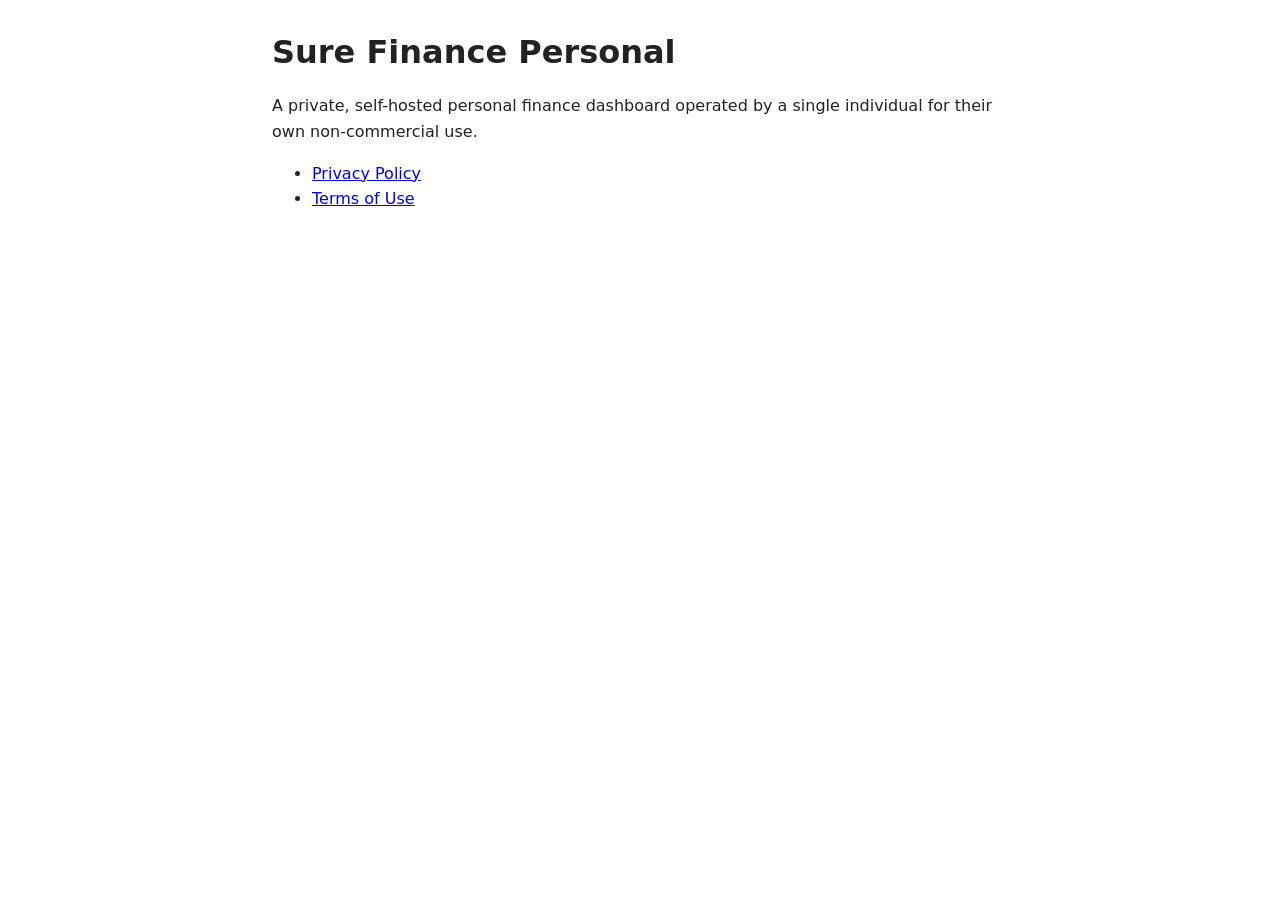
<file: index.html>
<!doctype html><html lang="en"><head><meta charset="utf-8"><meta name="viewport" content="width=device-width,initial-scale=1"><title>Sure Finance Personal</title><link rel="stylesheet" href="style.css"></head><body>
<h1>Sure Finance Personal</h1>
<p>A private, self-hosted personal finance dashboard operated by a single individual for their own non-commercial use.</p>
<ul><li><a href="privacy.html">Privacy Policy</a></li><li><a href="terms.html">Terms of Use</a></li></ul>
</body></html>
</file>
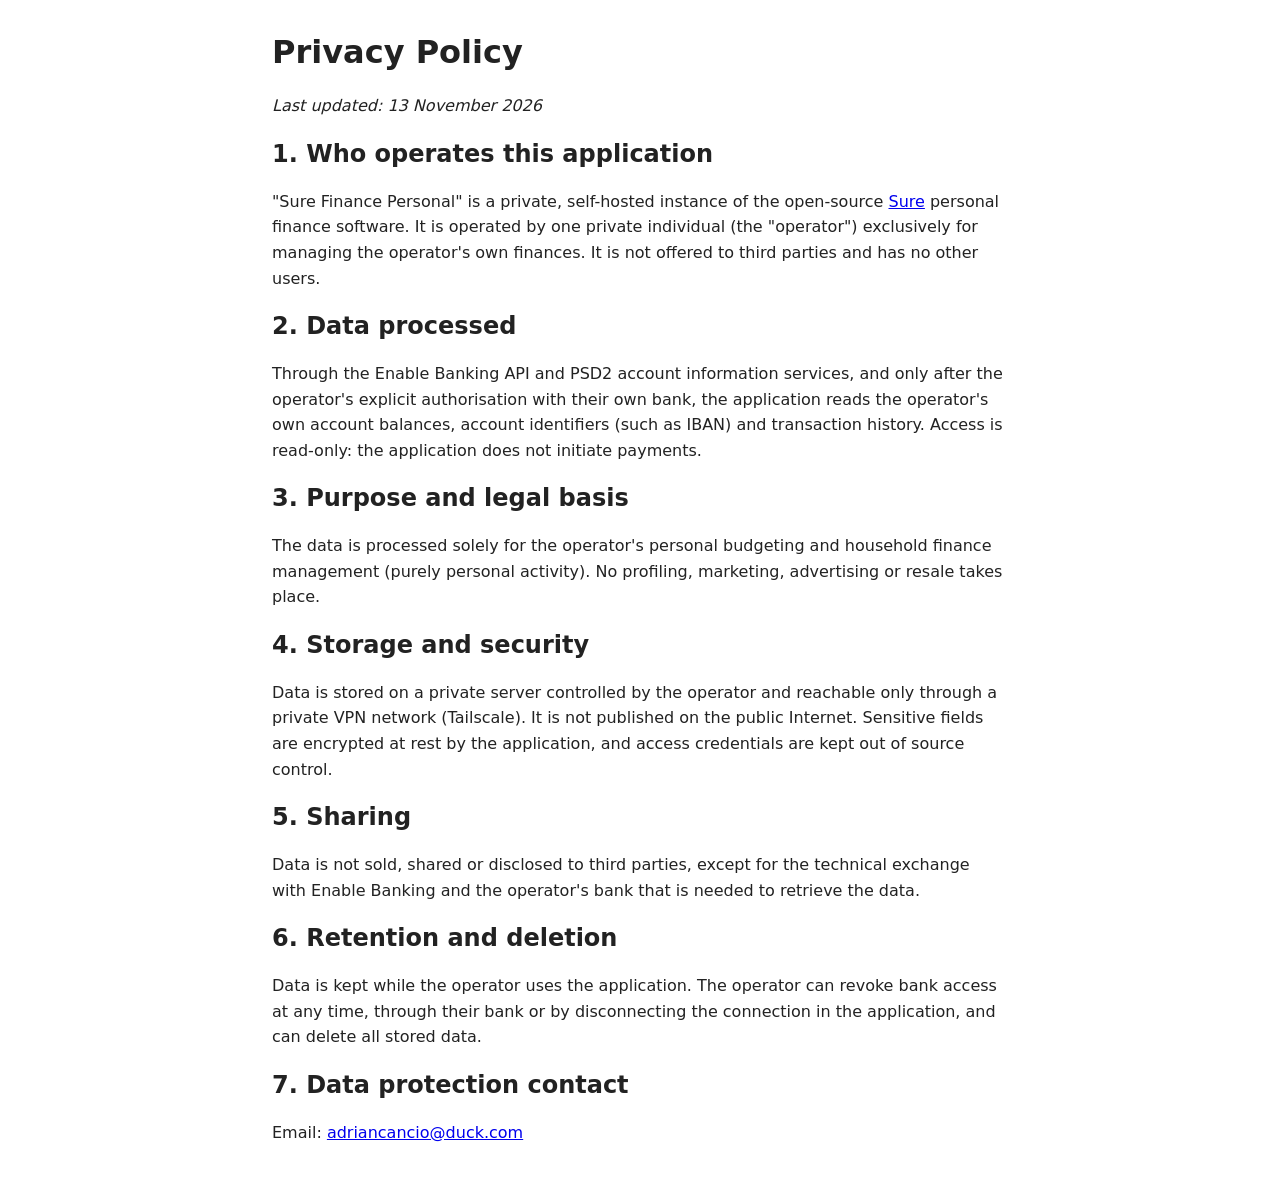
<file: privacy.html>
<!doctype html><html lang="en"><head><meta charset="utf-8"><meta name="viewport" content="width=device-width,initial-scale=1"><title>Privacy Policy - Sure Finance Personal</title><link rel="stylesheet" href="style.css"></head><body>
<h1>Privacy Policy</h1>
<p><em>Last updated: 13 November 2026</em></p>
<h2>1. Who operates this application</h2>
<p>"Sure Finance Personal" is a private, self-hosted instance of the open-source <a href="https://github.com/we-promise/sure">Sure</a> personal finance software. It is operated by one private individual (the "operator") exclusively for managing the operator's own finances. It is not offered to third parties and has no other users.</p>
<h2>2. Data processed</h2>
<p>Through the Enable Banking API and PSD2 account information services, and only after the operator's explicit authorisation with their own bank, the application reads the operator's own account balances, account identifiers (such as IBAN) and transaction history. Access is read-only: the application does not initiate payments.</p>
<h2>3. Purpose and legal basis</h2>
<p>The data is processed solely for the operator's personal budgeting and household finance management (purely personal activity). No profiling, marketing, advertising or resale takes place.</p>
<h2>4. Storage and security</h2>
<p>Data is stored on a private server controlled by the operator and reachable only through a private VPN network (Tailscale). It is not published on the public Internet. Sensitive fields are encrypted at rest by the application, and access credentials are kept out of source control.</p>
<h2>5. Sharing</h2>
<p>Data is not sold, shared or disclosed to third parties, except for the technical exchange with Enable Banking and the operator's bank that is needed to retrieve the data.</p>
<h2>6. Retention and deletion</h2>
<p>Data is kept while the operator uses the application. The operator can revoke bank access at any time, through their bank or by disconnecting the connection in the application, and can delete all stored data.</p>
<h2>7. Data protection contact</h2>
<p>Email: <a href="mailto:adriancancio@duck.com">adriancancio@duck.com</a></p>
</body></html>
</file>
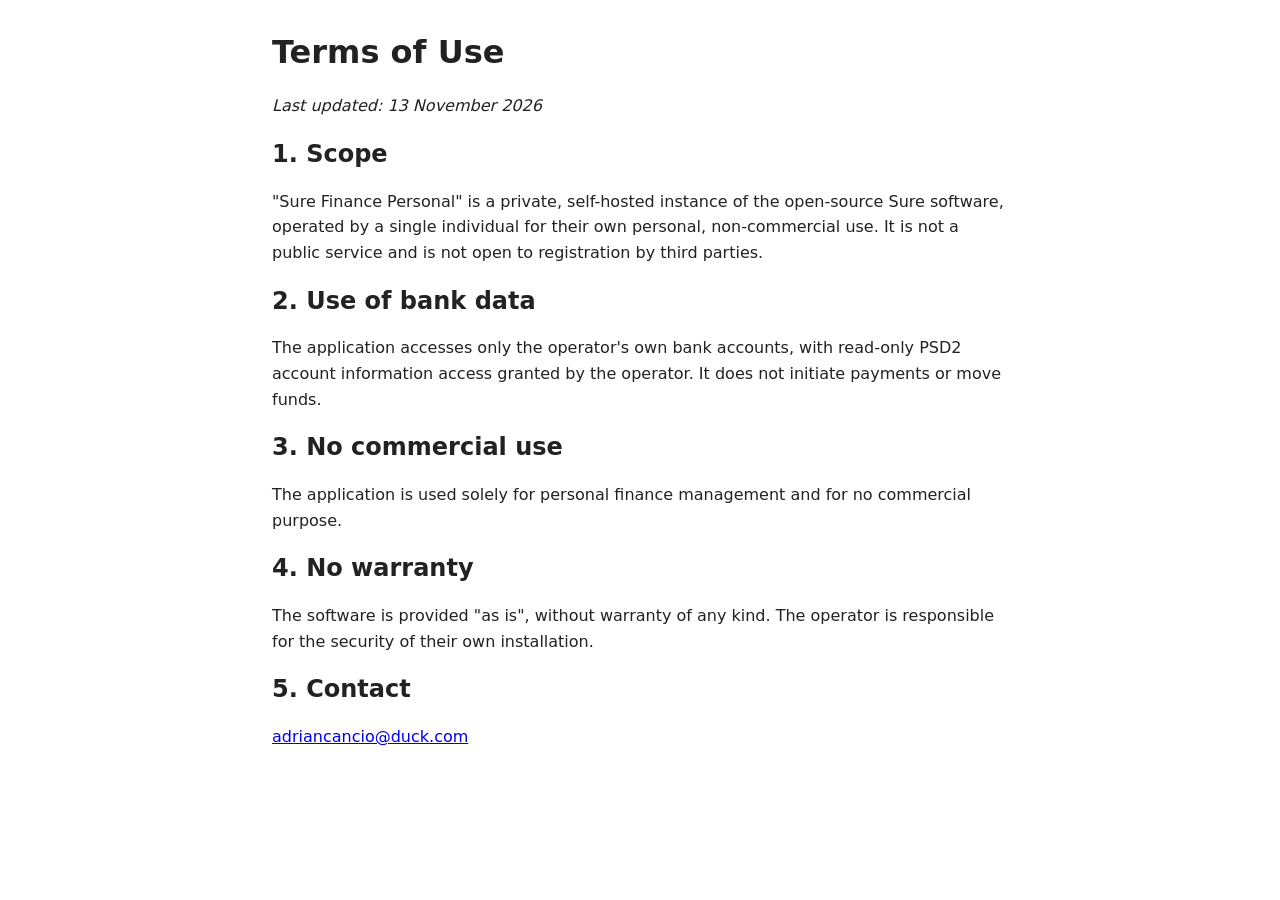
<file: terms.html>
<!doctype html><html lang="en"><head><meta charset="utf-8"><meta name="viewport" content="width=device-width,initial-scale=1"><title>Terms of Use - Sure Finance Personal</title><link rel="stylesheet" href="style.css"></head><body>
<h1>Terms of Use</h1>
<p><em>Last updated: 13 November 2026</em></p>
<h2>1. Scope</h2>
<p>"Sure Finance Personal" is a private, self-hosted instance of the open-source Sure software, operated by a single individual for their own personal, non-commercial use. It is not a public service and is not open to registration by third parties.</p>
<h2>2. Use of bank data</h2>
<p>The application accesses only the operator's own bank accounts, with read-only PSD2 account information access granted by the operator. It does not initiate payments or move funds.</p>
<h2>3. No commercial use</h2>
<p>The application is used solely for personal finance management and for no commercial purpose.</p>
<h2>4. No warranty</h2>
<p>The software is provided "as is", without warranty of any kind. The operator is responsible for the security of their own installation.</p>
<h2>5. Contact</h2>
<p><a href="mailto:adriancancio@duck.com">adriancancio@duck.com</a></p>
</body></html>
</file>
<file: style.css>
body{font-family:system-ui,sans-serif;max-width:46rem;margin:2rem auto;padding:0 1rem;line-height:1.6;color:#222}
h1,h2{line-height:1.25}
</file>
